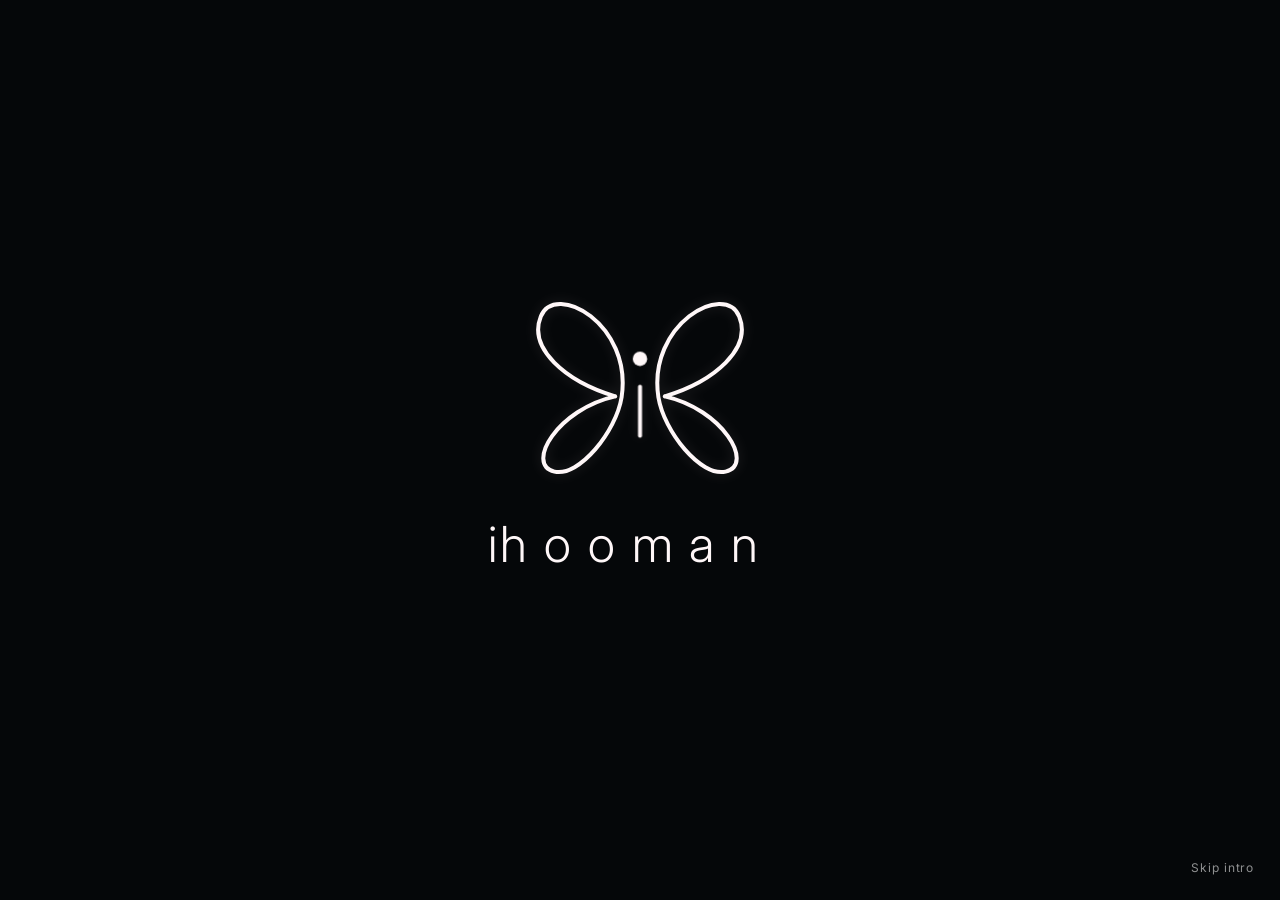
<file: index.html>
<!doctype html>
<html lang="en">
  <head>
    <meta charset="UTF-8" />
    <meta name="viewport" content="width=device-width, initial-scale=1" />
    <meta name="theme-color" content="#07101b" />
    <title>iHooman</title>
    <meta name="description" content="Hi lol." />

    <meta property="og:title" content="iHooman" />
    <meta property="og:description" content="Hi lol." />
    <meta property="og:image" content="https://ihooman.xyz/ihoomanlogo.png" />
    <meta property="og:url" content="https://ihooman.xyz" />
    <meta property="og:type" content="website" />

    <link rel="icon" href="ihoomanlogo.png" type="image/png" />
    <link rel="stylesheet" href="style.css" />
  </head>
  <body>
    <section class="intro" id="intro" aria-label="iHooman introduction">
      <button class="intro-skip" id="intro-skip" type="button">Skip intro</button>
      <div class="intro-mark" aria-hidden="true">
        <svg class="butterfly" viewBox="0 0 360 250" role="presentation">
          <path class="wing wing-left" pathLength="100" d="M171 123C108 104 62 63 78 23c18-44 115 10 101 101-7 43-53 100-84 93-37-9 4-78 76-94Z" />
          <path class="wing wing-right" pathLength="100" d="M189 123c63-19 109-60 93-100-18-44-115 10-101 101 7 43 53 100 84 93 37-9-4-78-76-94Z" />
          <circle class="logo-dot" cx="180" cy="76" r="9" />
          <path class="logo-i" pathLength="100" d="M180 111v61" />
        </svg>
        <p class="intro-name"><span class="intro-i">i</span><span class="intro-hooman">hooman</span></p>
      </div>
    </section>

    <div class="cursor-glow" aria-hidden="true"></div>

    <aside class="social-panel" id="social-panel" aria-label="Social links" aria-hidden="true">
      <p class="social-label">find me elsewhere</p>
      <!-- Replace each LINK with your own profile link. -->
      <nav class="social-links">
        <a
  class="social-profile discord-profile"
  data-username="ihooman"
  aria-label="Discord"
  target="_blank"
  rel="noopener noreferrer"
>
  <svg viewBox="0 0 24 24" aria-hidden="true">
    <path d="M7.4 6.2A15 15 0 0 0 5 7l.6 1.1A11 11 0 0 0 4 9.3c.1 3.6 1.8 6.5 4.2 8.1.8-.4 1.5-.8 2.1-1.3l-.5-.4.9.4a8.5 8.5 0 0 0 2.6 0l.9-.4-.5.4c.6.5 1.3.9 2.1 1.3 2.4-1.6 4.1-4.5 4.2-8.1a11 11 0 0 0-1.6-1.2L19 7a15 15 0 0 0-2.4-.8l-.5 1a9.7 9.7 0 0 0-3.1-.5c-1.1 0-2.1.2-3.1.5l-.5-1Z"/>
    <circle cx="9.5" cy="11.5" r="1" class="social-fill"/>
    <circle cx="14.5" cy="11.5" r="1" class="social-fill"/>
  </svg>
</a>
        <a href="https://youtube.com/@ihoooman" aria-label="YouTube" target="_blank" rel="noopener noreferrer">
          <svg viewBox="0 0 24 24" aria-hidden="true"><path d="M21 12s0-3.2-.4-4.7a2.3 2.3 0 0 0-1.6-1.6C17.5 5.3 12 5.3 12 5.3s-5.5 0-7 .4A2.3 2.3 0 0 0 3.4 7.3C3 8.8 3 12 3 12s0 3.2.4 4.7A2.3 2.3 0 0 0 5 18.3c1.5.4 7 .4 7 .4s5.5 0 7-.4a2.3 2.3 0 0 0 1.6-1.6C21 15.2 21 12 21 12Z"/><path class="social-fill" d="m10 15.5 5-3.5-5-3.5v7Z"/></svg>
        </a>
        <a href="https://open.spotify.com/user/nnvsfbhfia2jy6qxsijm9kev1?si=80c58a0361ba49fe" aria-label="Spotify" target="_blank" rel="noopener noreferrer">
          <svg viewBox="0 0 24 24" aria-hidden="true"><circle cx="12" cy="12" r="9"/><path d="M7.5 10.2c3.7-1.1 6.7-.7 9 1M7.8 13c3.1-.9 5.7-.5 7.8.9M8.1 15.6c2.6-.7 4.7-.4 6.4.7"/></svg>
        </a>
        <a href="https://in.pinterest.com/hooomanityy/" aria-label="Pinterest" target="_blank" rel="noopener noreferrer">
          <svg viewBox="0 0 24 24" aria-hidden="true"><circle cx="12" cy="12" r="9"/><path d="M9.7 20.2 11 15.1m0 0c.7 1.1 1.7 1.6 2.8 1.6 2.5 0 4.3-2.2 4.3-5 0-2.9-2.3-4.8-5.4-4.8-3.8 0-5.8 2.7-5.8 5 0 1.2.7 2.8 1.8 3.3l.7-2.6c-.2-.4-.3-.9-.3-1.4 0-1.4 1-2.4 2.3-2.4 1.1 0 1.6.8 1.6 1.7 0 1.1-.7 2.7-1.1 3.8-.3 1 .5 1.9 1.5 1.9"/></svg>
        </a>
      </nav>
    </aside>

    <main class="hero">
      <h1 id="typewriter" aria-label="Greeting"></h1>
      <h2>I'm Hooman.</h2>
      <p id="quote" class="quote"></p>
    </main>

    <footer class="status" aria-label="Current local time and location">
      <time id="clock"></time>
      <div class="location">New Delhi, India</div>
      <button class="social-hint" id="social-toggle" type="button">tap for socials</button>
    </footer>

    <script src="script.js"></script>
  </body>
</html>
</file>
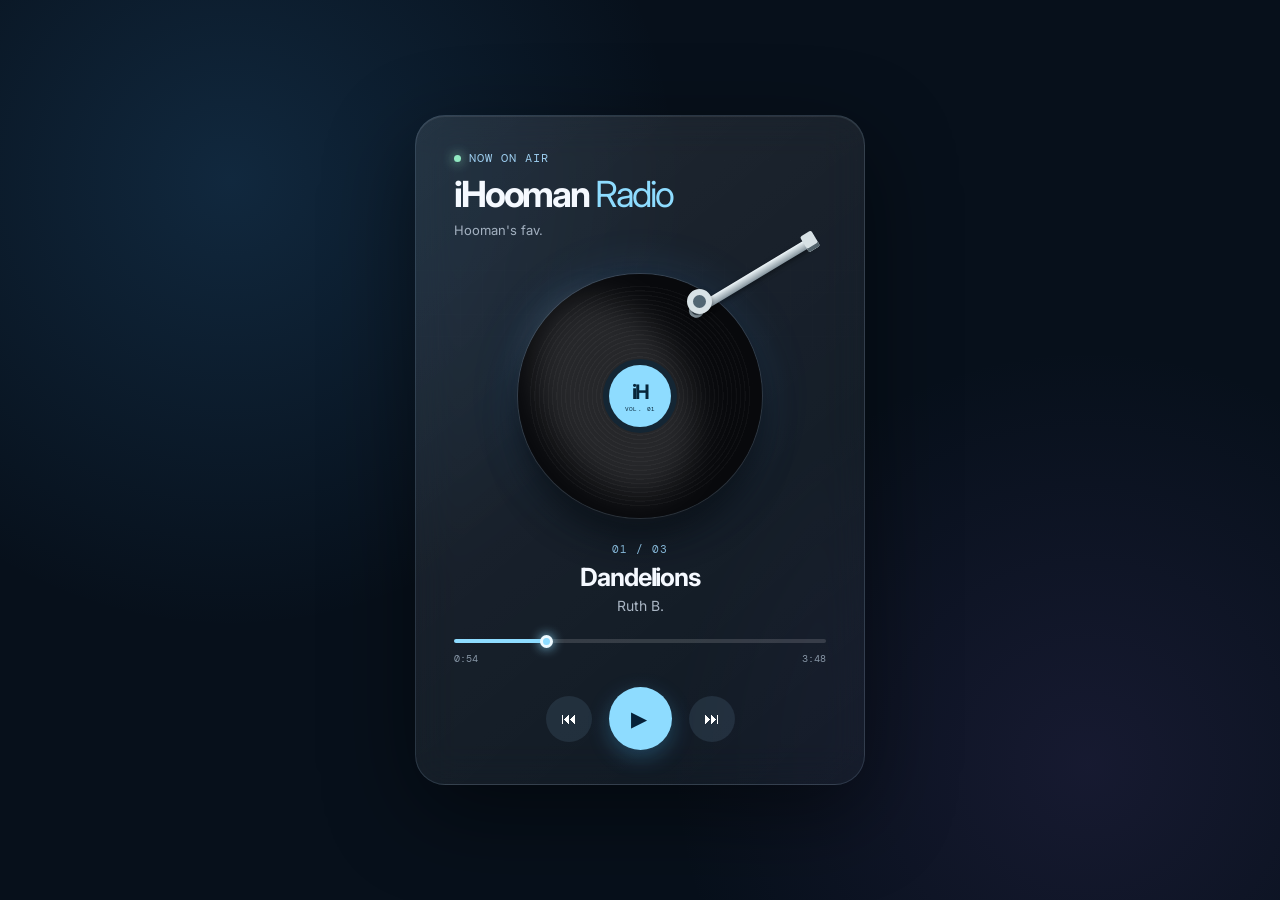
<file: radio/index.html>
<!doctype html>
<html lang="en">
  <head>
    <meta charset="UTF-8" />
    <meta name="viewport" content="width=device-width, initial-scale=1.0" />
    <title>iHooman Radio</title>
    <link rel="preconnect" href="https://fonts.googleapis.com" />
    <link rel="preconnect" href="https://fonts.gstatic.com" crossorigin />
    <link href="https://fonts.googleapis.com/css2?family=DM+Mono&family=Inter:wght@400;500;600;700&display=swap" rel="stylesheet" />
    <link rel="stylesheet" href="style.css" />
  </head>
  <body>
    <main class="player" aria-label="iHooman Radio player">
      <header class="player__heading">
        <p class="eyebrow"><span></span> Now on air</p>
        <h1>iHooman <em>Radio</em></h1>
        <p class="subtitle">Hooman's fav.</p>
      </header>

      <section class="vinyl-section" aria-label="Now playing artwork">
        <div class="record" aria-hidden="true">
          <div class="record__grooves"></div>
          <div class="record__label"><span>iH</span><small>VOL. 01</small></div>
        </div>
        <div class="tonearm" aria-hidden="true"><i></i></div>
        <div class="tonearm-base" aria-hidden="true"></div>
      </section>

      <section class="song" aria-live="polite">
        <p class="song__number" id="track-number">01 / 03</p>
        <h2 id="title">Dandelions</h2>
        <p id="artist">Ruth B.</p>
      </section>

      <section class="timeline" aria-label="Song progress">
        <input id="seek" type="range" min="0" max="100" value="28" aria-label="Seek through song" />
        <div class="timeline__times"><time id="elapsed">0:54</time><time id="duration">3:48</time></div>
      </section>

      <nav class="controls" aria-label="Playback controls">
        <button id="prev" class="control control--secondary" type="button" aria-label="Previous song">⏮</button>
        <button id="play" class="control control--play" type="button" aria-label="Play Dandelions" aria-pressed="false">▶</button>
        <button id="next" class="control control--secondary" type="button" aria-label="Next song">⏭</button>
      </nav>
    </main>
    <script src="script.js"></script>
  </body>
</html>
</file>
<file: style.css>
@import url('zhttps://fonts.googleapis.com/css2?family=Inter:wght@300;400;500&family=Oswald:wght@300;400&display=swap');

:root {
  color: #fff;
  background: #07101b;
  font-family: 'Oswald', font-serif;
}

* { box-sizing: border-box; }

html, body { min-height: 100%; margin: 0; }

body {
  min-height: 100svh;
  overflow: hidden;
  background: url('bg.jpg') center / cover no-repeat fixed, #07101b;
  position: relative;
  isolation: isolate;
}

body::before {
  content: '';
  position: fixed;
  inset: -40px;
  background: inherit;
  background-position: center;
  background-size: cover;
  filter: blur(12px) brightness(.65) saturate(1.1);
  transform: scale(1.08);
  z-index: -2;
}

body::after {
  content: '';
  position: fixed;
  inset: 0;
  background: radial-gradient(circle at top left, rgba(255,255,255,.06), transparent 40%), linear-gradient(rgba(5,12,20,.45), rgba(3,8,15,.6));
  z-index: -1;
}

.intro {
  position: fixed;
  inset: 0;
  z-index: 10;
  display: grid;
  place-items: center;
  overflow: hidden;
  background: #050709;
  color: #fff7f8;
  transition: opacity .7s ease, visibility .7s ease;
}

.intro.is-leaving { opacity: 0; visibility: hidden; }
.intro.is-hidden { display: none; }

.intro-mark { width: min(70vw, 24rem); text-align: center; }
.butterfly { display: block; width: 100%; overflow: visible; }
.intro-mark {
  width: min(58vw, 18rem);
  display: flex;
  flex-direction: column;
  align-items: center;
  transform: translateY(-1rem);
}

.butterfly { display: block; width: 100%; overflow: visible; flex: 0 0 auto; }

.wing, .logo-i {
  fill: none;
  stroke: currentColor;
  stroke-width: 5;
  stroke-linecap: round;
  stroke-linejoin: round;
  stroke-dasharray: 100;
  stroke-dashoffset: 100;
  filter: drop-shadow(0 0 8px rgba(255, 232, 236, .15));
}

.logo-dot { fill: currentColor; opacity: 0; }
.wing-left { animation: trace 1.05s cubic-bezier(.65, 0, .3, 1) .2s forwards; }
.wing-right { animation: trace 1.05s cubic-bezier(.65, 0, .3, 1) 1.15s forwards; }
.logo-i { animation: trace .55s ease-out 2.2s forwards; }
.logo-dot { animation: appear .25s ease-out 2.55s forwards; }
.wing-left { transform: translateX(-10px); }
.wing-right { transform: translateX(10px); }
.wing-left { animation: trace 1.45s cubic-bezier(.65, 0, .3, 1) .2s forwards; }
.wing-right { animation: trace 1.45s cubic-bezier(.65, 0, .3, 1) 1.65s forwards; }
.logo-i { animation: trace .55s ease-out 3.2s forwards; }
.logo-dot { animation: appear .25s ease-out 3.55s forwards; }
.wing-left { transform: translateX(-22px); }
.wing-right { transform: translateX(22px); }

.intro-name {
  margin: .2rem 0 0;
  width: max-content;
  margin: 1.35rem auto 0;
  color: currentColor;
  font-family: 'Inter', sans-serif;
  font-size: clamp(2rem, 8vw, 3.65rem);
  font-size: clamp(1.4rem, 5.7vw, 3.1rem);
  font-weight: 300;
  letter-spacing: .22em;
  letter-spacing: .34em;
  text-indent: 0;
  line-height: 1;
  white-space: nowrap;
  transform: translateX(-.17em);
}

.intro-i, .intro-hooman { display: inline-block; opacity: 0; transform: translateY(12px); }
.intro-i { animation: word-in .35s ease-out 2.65s forwards; }
.intro-hooman { animation: word-in .75s cubic-bezier(.2, .8, .2, 1) 3.05s forwards; }
.intro-i {
  margin-right: -.28em;
  animation: word-in .35s ease-out 3.65s forwards;
}
.intro-hooman { animation: word-in .75s cubic-bezier(.2, .8, .2, 1) 4.05s forwards; }

.intro-skip {
  position: absolute;
  right: 1.5rem;
  bottom: max(1.25rem, env(safe-area-inset-bottom));
  padding: .35rem .1rem;
  border: 0;
  background: transparent;
  color: rgba(255, 255, 255, .55);
  font: 400 .75rem/1 'Inter', sans-serif;
  letter-spacing: .08em;
  cursor: pointer;
}
.intro-skip:hover, .intro-skip:focus-visible { color: #fff; outline: none; }

@keyframes trace { to { stroke-dashoffset: 0; } }
@keyframes appear { to { opacity: 1; } }
@keyframes word-in { to { opacity: 1; transform: translateY(0); } }

.hero {
  position: absolute;
  left: clamp(1.5rem, 7vw, 4.4rem);
  top: 50%;
  width: min(80rem, calc(100% - 3rem));
  transform: translateY(-50%);
}

#typewriter {
  margin: 0;
  font-size: clamp(3.75rem, 10vw, 8rem);
  font-weight: 300;
  line-height: .98;
  letter-spacing: clamp(-3px, -.32vw, -1px);
  display: inline;
  border-right: 3px solid white;
  animation: blink .8s step-end infinite;
}

#typewriter.finished { border-right-color: transparent; animation: none; }

@keyframes blink { 50% { border-right-color: transparent; } }

.hero h2 {
  margin: clamp(.75rem, 2vw, 1.25rem) 0 0 clamp(.1rem, .7vw, .5rem);
  font-size: clamp(2rem, 4.5vw, 3rem);
  font-weight: 300;
  line-height: 1.1;
}

.hero p {
  margin: clamp(.65rem, 1.5vw, .95rem) 0 0 clamp(.1rem, .8vw, .6rem);
  color: rgba(255,255,255,.76);
  font-family: 'Oswald', font-serif;
  font-size: clamp(.95rem, 2.4vw, 1.25rem);
  font-weight: 300;
  line-height: 1.45;
}

.status {
  position: fixed;
  bottom: max(1.5rem, env(safe-area-inset-bottom));
  left: 50%;
  transform: translateX(-50%);
  width: calc(100% - 3rem);
  color: rgba(255,255,255,.75);
  font-family: 'Inter', sans-serif;
  text-align: center;
}

#clock { font-size: 1rem; font-weight: 500; letter-spacing: 1px; }
.location { margin-top: .25rem; color: rgba(255,255,255,.54); font-size: .85rem; font-weight: 300; }

.cursor-glow {
  position: fixed;
  top: 0;
  left: 0;
  width: 18rem;
  height: 18rem;
  border-radius: 50%;
  pointer-events: none;
  opacity: 0;
  background: radial-gradient(circle, rgba(132, 207, 255, .25), rgba(132, 207, 255, 0) 65%);
  transform: translate(-50%, -50%);
  transition: opacity .25s ease;
  z-index: 0;
}

.cursor-glow.visible { opacity: 1; }

.social-panel {
  position: fixed;
  top: 50%;
  right: clamp(1.25rem, 4vw, 4rem);
  z-index: 2;
  min-width: 10rem;
  opacity: 0;
  pointer-events: none;
  text-align: right;
  transform: translate(1.5rem, -50%);
  transition: opacity .35s ease, transform .35s cubic-bezier(.2, .8, .2, 1);
}

.social-panel.is-visible {
  opacity: 1;
  pointer-events: auto;
  transform: translate(0, -50%);
}

.social-label, .social-hint {
  margin: 0;
  color: rgba(255, 255, 255, .45);
  font: 300 .7rem/1.4 'Inter', sans-serif;
  letter-spacing: .08em;
  text-transform: uppercase;
}

.social-links {
  display: flex;
  flex-flow: column nowrap;
  align-items: flex-end;
  justify-content: flex-end;
  width: auto;
  gap: .7rem;
  margin-top: .75rem;
}
.social-links > * {
  color: rgba(255, 255, 255, .9);
  display: grid;
  flex: 0 0 1.35rem;
  width: 1.35rem !important;
  height: 1.35rem !important;
  place-items: center;
  text-decoration: none;
  transition: color .2s ease, transform .2s ease;
}
.social-links > * svg { display: block; width: 100% !important; height: 100% !important; max-width: 100%; max-height: 100%; fill: none; stroke: currentColor; stroke-linecap: round; stroke-linejoin: round; stroke-width: 1.7; }
.social-links .social-fill { fill: currentColor; stroke: none; }
.social-links > *:hover, .social-links > *:focus-visible { color: #fff; outline: none; transform: translateY(-.2rem); }

.discord-profile { position: relative; cursor: default; }
.discord-profile::after {
  content: attr(data-username);
  position: absolute;
  top: 50%;
  right: calc(100% + .7rem);
  padding: .35rem .5rem;
  border-radius: .25rem;
  background: rgba(4, 8, 14, .92);
  color: #fff;
  font: 400 .7rem/1 'Inter', sans-serif;
  letter-spacing: .02em;
  opacity: 0;
  pointer-events: none;
  transform: translateY(-50%) translateX(.3rem);
  transition: opacity .2s ease, transform .2s ease;
  white-space: nowrap;
}
.discord-profile:hover::after { opacity: 1; transform: translateY(-50%) translateX(0); }

.social-hint {
  margin-top: .65rem;
  padding: 0;
  border: 0;
  background: transparent;
  cursor: pointer;
  font-size: .6rem;
  letter-spacing: .1em;
}
.social-hint:hover, .social-hint:focus-visible { color: rgba(255, 255, 255, .9); outline: none; }

@media (min-width: 481px) {
  .social-hint::after { content: ' · or press Enter'; }
}

@media (max-width: 480px) {
  .intro-mark { width: min(84vw, 21rem); }
  .intro-name { font-size: clamp(1.7rem, 9vw, 2.5rem); }
  .intro-mark { width: min(78vw, 18rem); transform: translateY(-.5rem); }
  .intro-name { font-size: clamp(1.35rem, 6.7vw, 2rem); }
  .hero { top: 46%; width: calc(100% - 2.5rem); left: 1.25rem; }
  #typewriter { font-size: clamp(3.2rem, 16vw, 4.7rem); letter-spacing: -2px; }
  .hero h2 { font-size: 2rem; }
  .status { bottom: max(1.25rem, env(safe-area-inset-bottom)); width: calc(100% - 2rem); }
  .social-panel { right: 1.25rem; top: auto; bottom: 5.25rem; transform: translateY(1rem); }
  .social-panel.is-visible { transform: translateY(0); }
}

@media (hover: none), (pointer: coarse) { .cursor-glow { display: none; } }

@media (prefers-reduced-motion: reduce) {
  *, *::before, *::after { animation-duration: .01ms !important; animation-iteration-count: 1 !important; scroll-behavior: auto !important; }
  .intro { display: none; }
}
</file>
<file: radio/style.css>
:root { color-scheme: dark; }

* { box-sizing: border-box; }

body {
  min-height: 100vh;
  margin: 0;
  display: grid;
  place-items: center;
  overflow-x: hidden;
  color: #f5f9ff;
  background:
    radial-gradient(circle at 18% 20%, rgba(61, 150, 221, .18), transparent 28rem),
    radial-gradient(circle at 85% 85%, rgba(111, 81, 172, .15), transparent 26rem),
    #07101b;
  font-family: Inter, sans-serif;
}

.player {
  width: min(92vw, 450px);
  padding: 36px 38px 34px;
  position: relative;
  overflow: hidden;
  border: 1px solid rgba(187, 223, 255, .14);
  border-radius: 30px;
  background: linear-gradient(140deg, rgba(255,255,255,.1), rgba(255,255,255,.035));
  box-shadow: 0 28px 90px rgba(0,0,0,.48), inset 0 1px rgba(255,255,255,.08);
  backdrop-filter: blur(20px);
  text-align: center;
}

.player::before { content: ""; position: absolute; inset: 0; pointer-events: none; opacity: .36; background-image: linear-gradient(rgba(255,255,255,.018) 1px, transparent 1px), linear-gradient(90deg, rgba(255,255,255,.018) 1px, transparent 1px); background-size: 22px 22px; mask-image: linear-gradient(to bottom, black, transparent 70%); }
.player > * { position: relative; }

.player__heading { text-align: left; }
.eyebrow { display: flex; align-items: center; gap: 8px; margin: 0 0 12px; color: #9bcbed; font: 12px/1 "DM Mono", monospace; letter-spacing: .08em; text-transform: uppercase; }
.eyebrow span { width: 7px; height: 7px; border-radius: 50%; background: #91e9c1; box-shadow: 0 0 12px #91e9c1; }
h1 { margin: 0; font-size: clamp(28px, 7vw, 36px); line-height: 1; letter-spacing: -.06em; }
h1 em { color: #8edcff; font-style: normal; font-weight: 400; }
.subtitle { margin: 10px 0 0; color: #a4b1c1; font-size: 13px; }

.vinyl-section { height: 268px; margin: 24px 0 2px; position: relative; display: grid; place-items: center; }
.record { width: 244px; aspect-ratio: 1; position: relative; border-radius: 50%; background: radial-gradient(circle, #94dbf5 0 9%, #121a22 9.5% 11%, #080b0f 12% 15%, #181d24 16% 19%, #08090c 20% 100%); box-shadow: 0 0 0 1px rgba(255,255,255,.12), 0 22px 30px rgba(0,0,0,.52), 0 0 50px rgba(70,160,255,.15); }
.record::before { content: ""; position: absolute; inset: 9px; border-radius: inherit; background: repeating-radial-gradient(circle, transparent 0 3px, rgba(255,255,255,.055) 3.7px 4.4px); opacity: .62; }
.record::after { content: ""; position: absolute; inset: 16px 30% 16px 10%; border-radius: 50%; background: rgba(255,255,255,.12); filter: blur(15px); transform: rotate(-28deg); }
.record__label { width: 62px; aspect-ratio: 1; z-index: 1; position: absolute; inset: 0; margin: auto; display: grid; place-content: center; gap: 1px; border-radius: 50%; background: #8edcff; color: #07263a; box-shadow: 0 0 0 6px #142634; text-align: center; }
.record__label span { font-size: 20px; font-weight: 700; letter-spacing: -.1em; }.record__label small { font: 6px "DM Mono", monospace; letter-spacing: .06em; }
.tonearm { z-index: 2; width: 137px; height: 9px; position: absolute; top: 41px; left: calc(50% + 54px); border-radius: 7px; background: linear-gradient(#eff7fa, #84939c); box-shadow: 1px 2px 5px rgba(0,0,0,.4); transform-origin: 7px center; transform: rotate(-31deg); transition: transform .7s cubic-bezier(.2,.8,.2,1); }
.tonearm::after { content: ""; width: 13px; height: 18px; position: absolute; right: -4px; top: -5px; border-radius: 2px; background: #d7e1e5; box-shadow: inset 0 -4px #53636c; }.tonearm i { width: 15px; height: 15px; position: absolute; left: -6px; top: -3px; border: 3px solid #8f9fa8; border-radius: 50%; background: #3a4b57; }
.tonearm-base { z-index: 3; width: 25px; aspect-ratio: 1; position: absolute; top: 27px; left: calc(50% + 47px); border: 6px solid #d8e2e6; border-radius: 50%; background: #526673; box-shadow: 0 2px 5px rgba(0,0,0,.45); }
.player.playing .record { animation: spin 2.8s linear infinite; }.player.playing .tonearm { transform: rotate(9deg); }
@keyframes spin { to { transform: rotate(360deg); } }

.song { margin-top: 12px; }.song__number { margin: 0 0 6px; color: #86b7d7; font: 11px "DM Mono", monospace; letter-spacing: .1em; }.song h2 { margin: 0; font-size: 25px; letter-spacing: -.045em; }.song p:not(.song__number) { margin: 5px 0 0; color: #aab6c4; font-size: 14px; }
.timeline { margin: 25px 0 22px; } input[type="range"] { --progress: 28%; width: 100%; height: 4px; margin: 0; display: block; appearance: none; border-radius: 5px; outline: none; background: linear-gradient(90deg, #8edcff var(--progress), rgba(255,255,255,.14) var(--progress)); cursor: pointer; } input[type="range"]::-webkit-slider-thumb { width: 13px; height: 13px; appearance: none; border: 3px solid #eefaff; border-radius: 50%; background: #8edcff; box-shadow: 0 0 12px #8edcff; } input[type="range"]::-moz-range-thumb { width: 8px; height: 8px; border: 3px solid #eefaff; border-radius: 50%; background: #8edcff; box-shadow: 0 0 12px #8edcff; }.timeline__times { display: flex; justify-content: space-between; margin-top: 9px; color: #8a99a9; font: 10px "DM Mono", monospace; }
.controls { display: flex; justify-content: center; align-items: center; gap: 17px; }.control { display: grid; place-items: center; border: 0; color: white; cursor: pointer; transition: transform .2s, background .2s, box-shadow .2s; }.control:hover { transform: translateY(-2px) scale(1.04); }.control:focus-visible { outline: 2px solid #8edcff; outline-offset: 4px; }.control--secondary { width: 46px; aspect-ratio: 1; border-radius: 50%; background: rgba(137,186,220,.12); font-size: 16px; }.control--secondary:hover { background: rgba(137,186,220,.24); }.control--play { width: 63px; aspect-ratio: 1; padding-left: 3px; border-radius: 50%; background: #8edcff; color: #062139; font-size: 21px; box-shadow: 0 7px 21px rgba(69,177,231,.3); }.control--play:hover { background: #b5eaff; box-shadow: 0 9px 27px rgba(69,177,231,.45); }
@media (max-width: 440px) { .player { padding: 30px 24px; }.vinyl-section { transform: scale(.92); margin: 12px 0 -10px; }.controls { gap: 12px; } }
@media (prefers-reduced-motion: reduce) { *, *::before, *::after { animation-duration: .01ms !important; transition-duration: .01ms !important; } }
</file>
